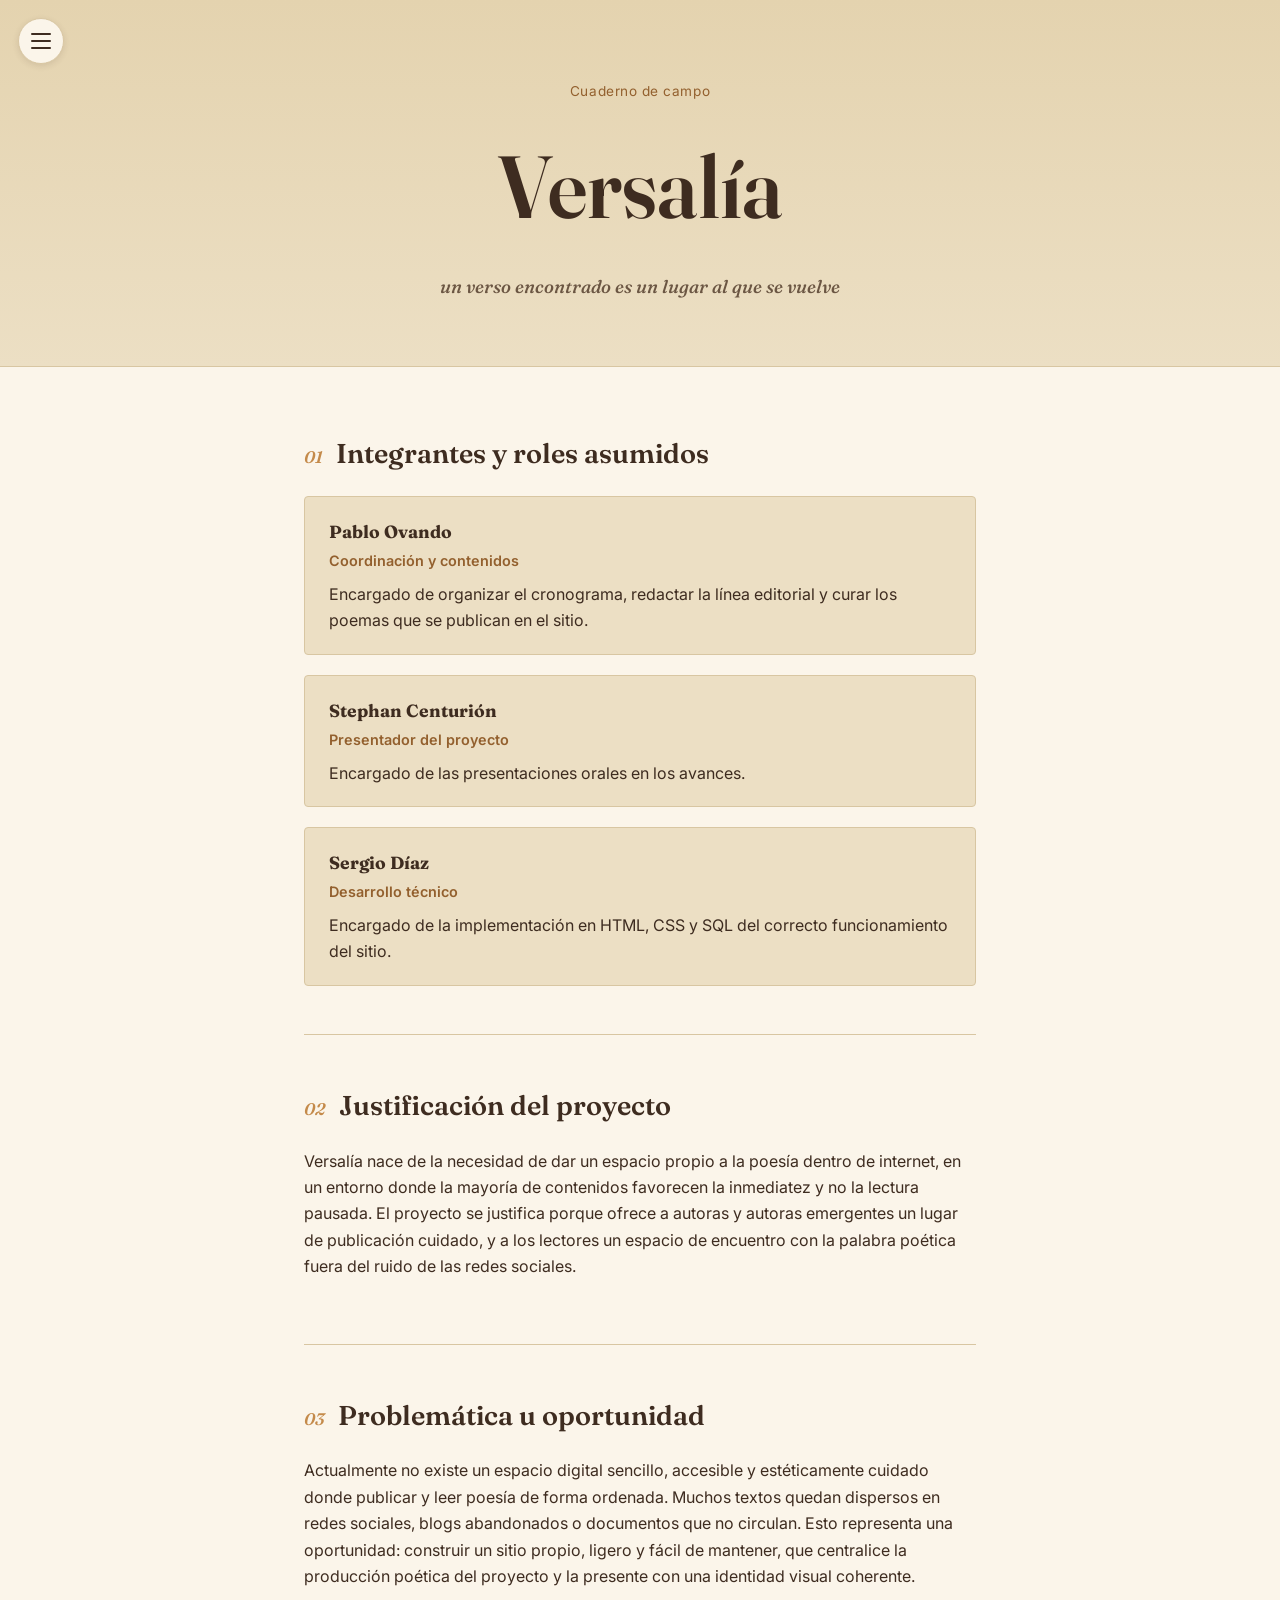
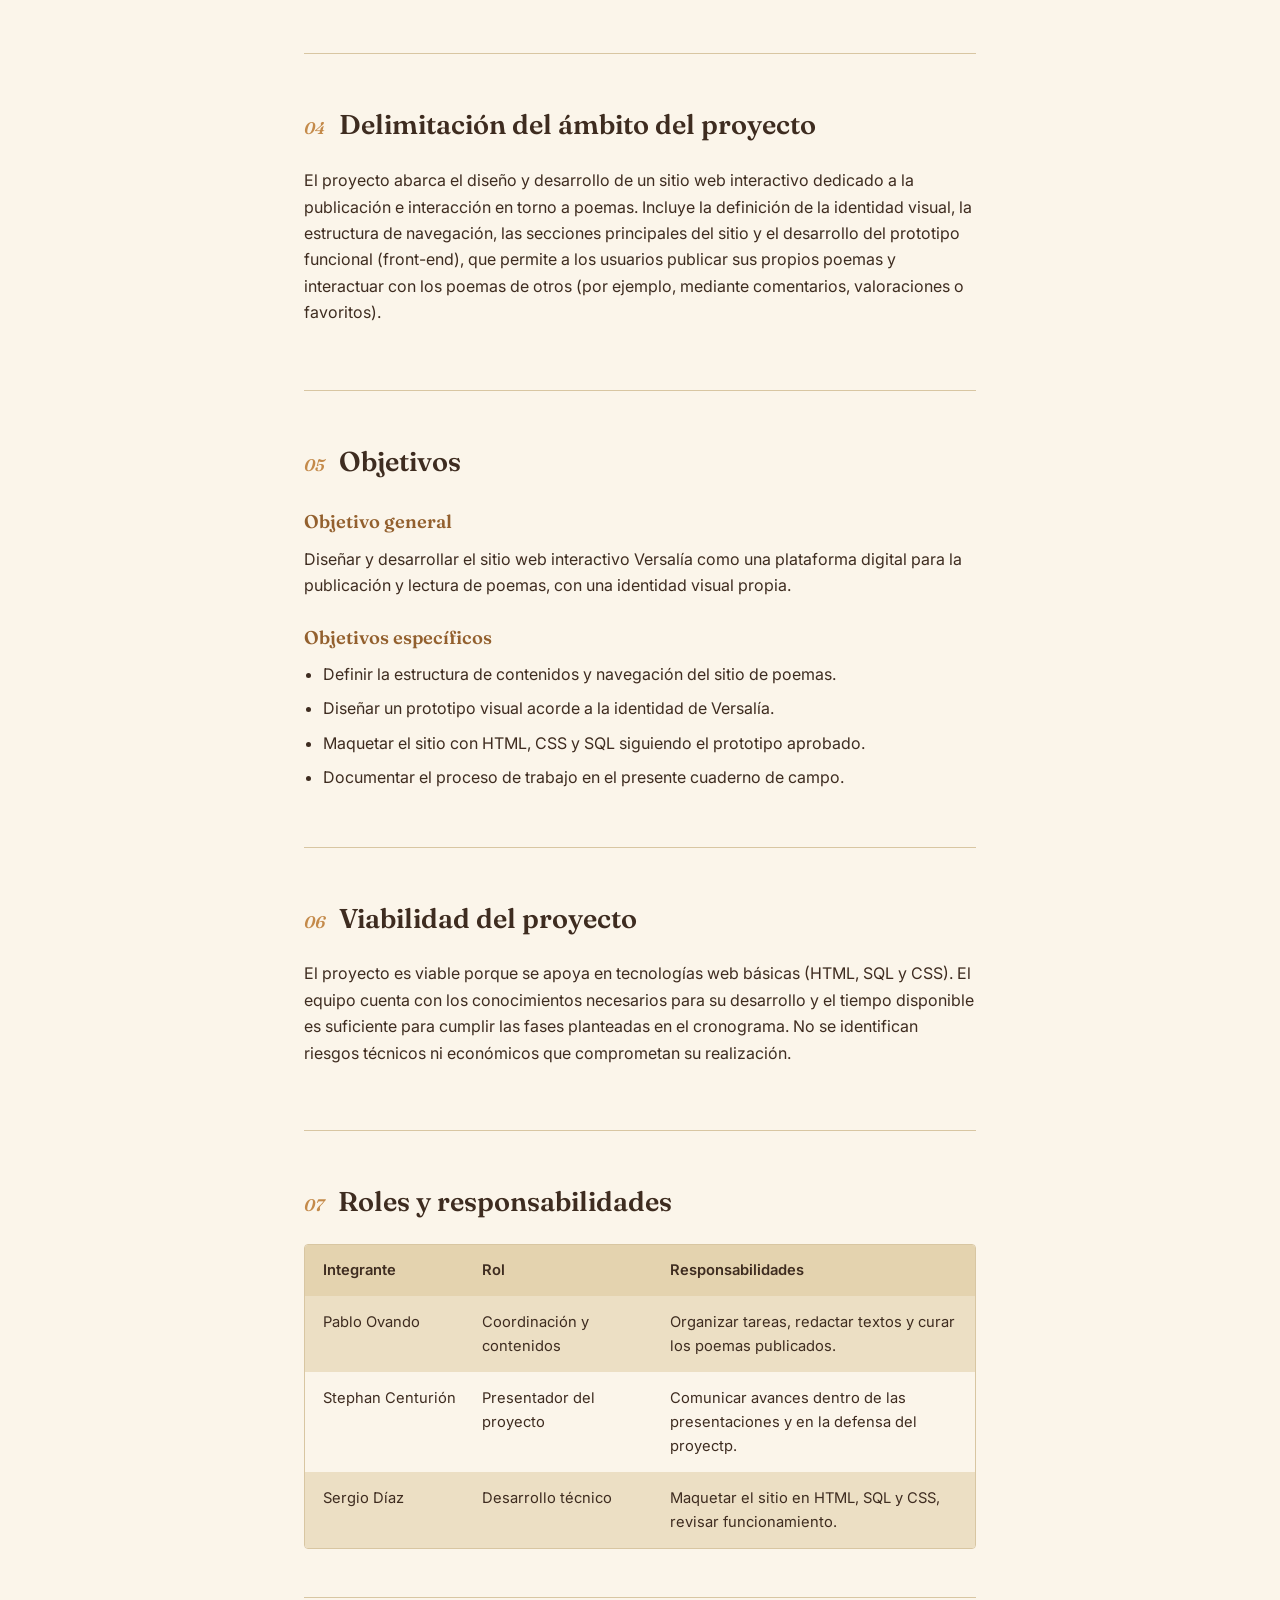
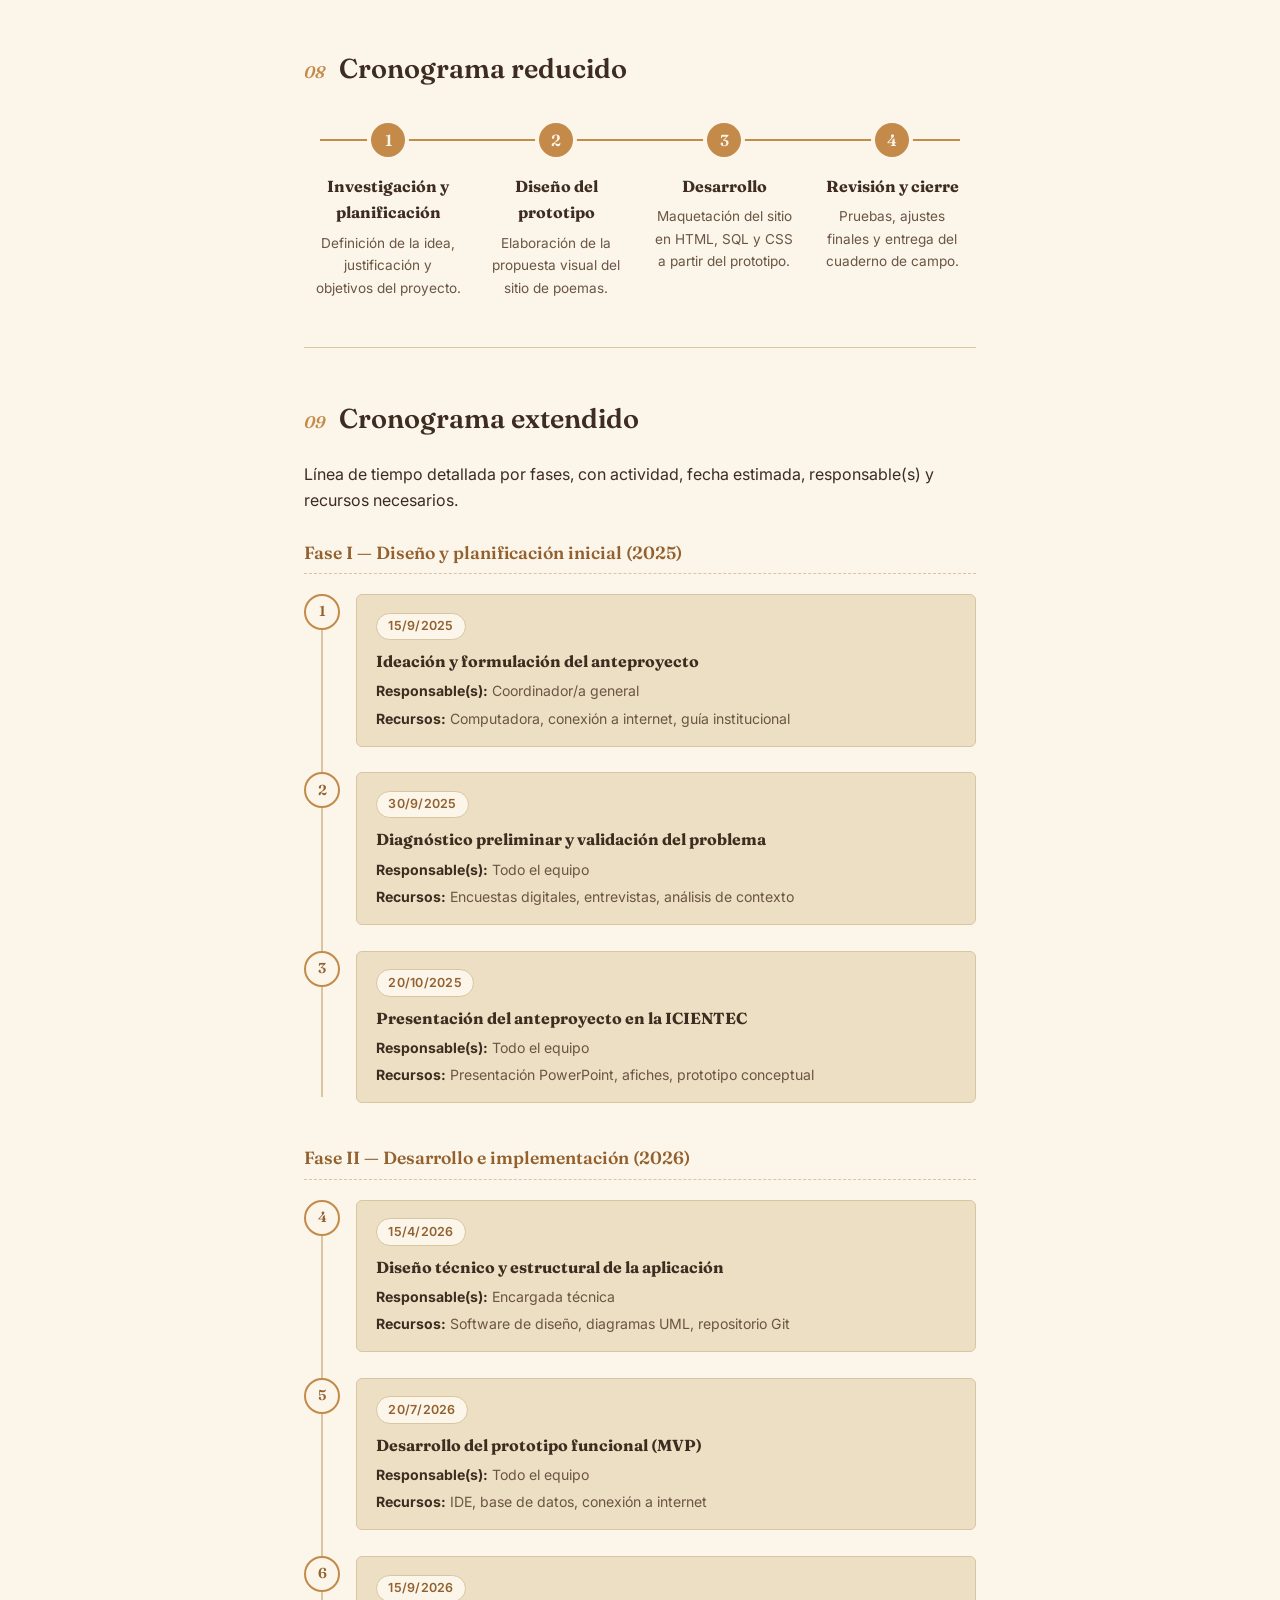
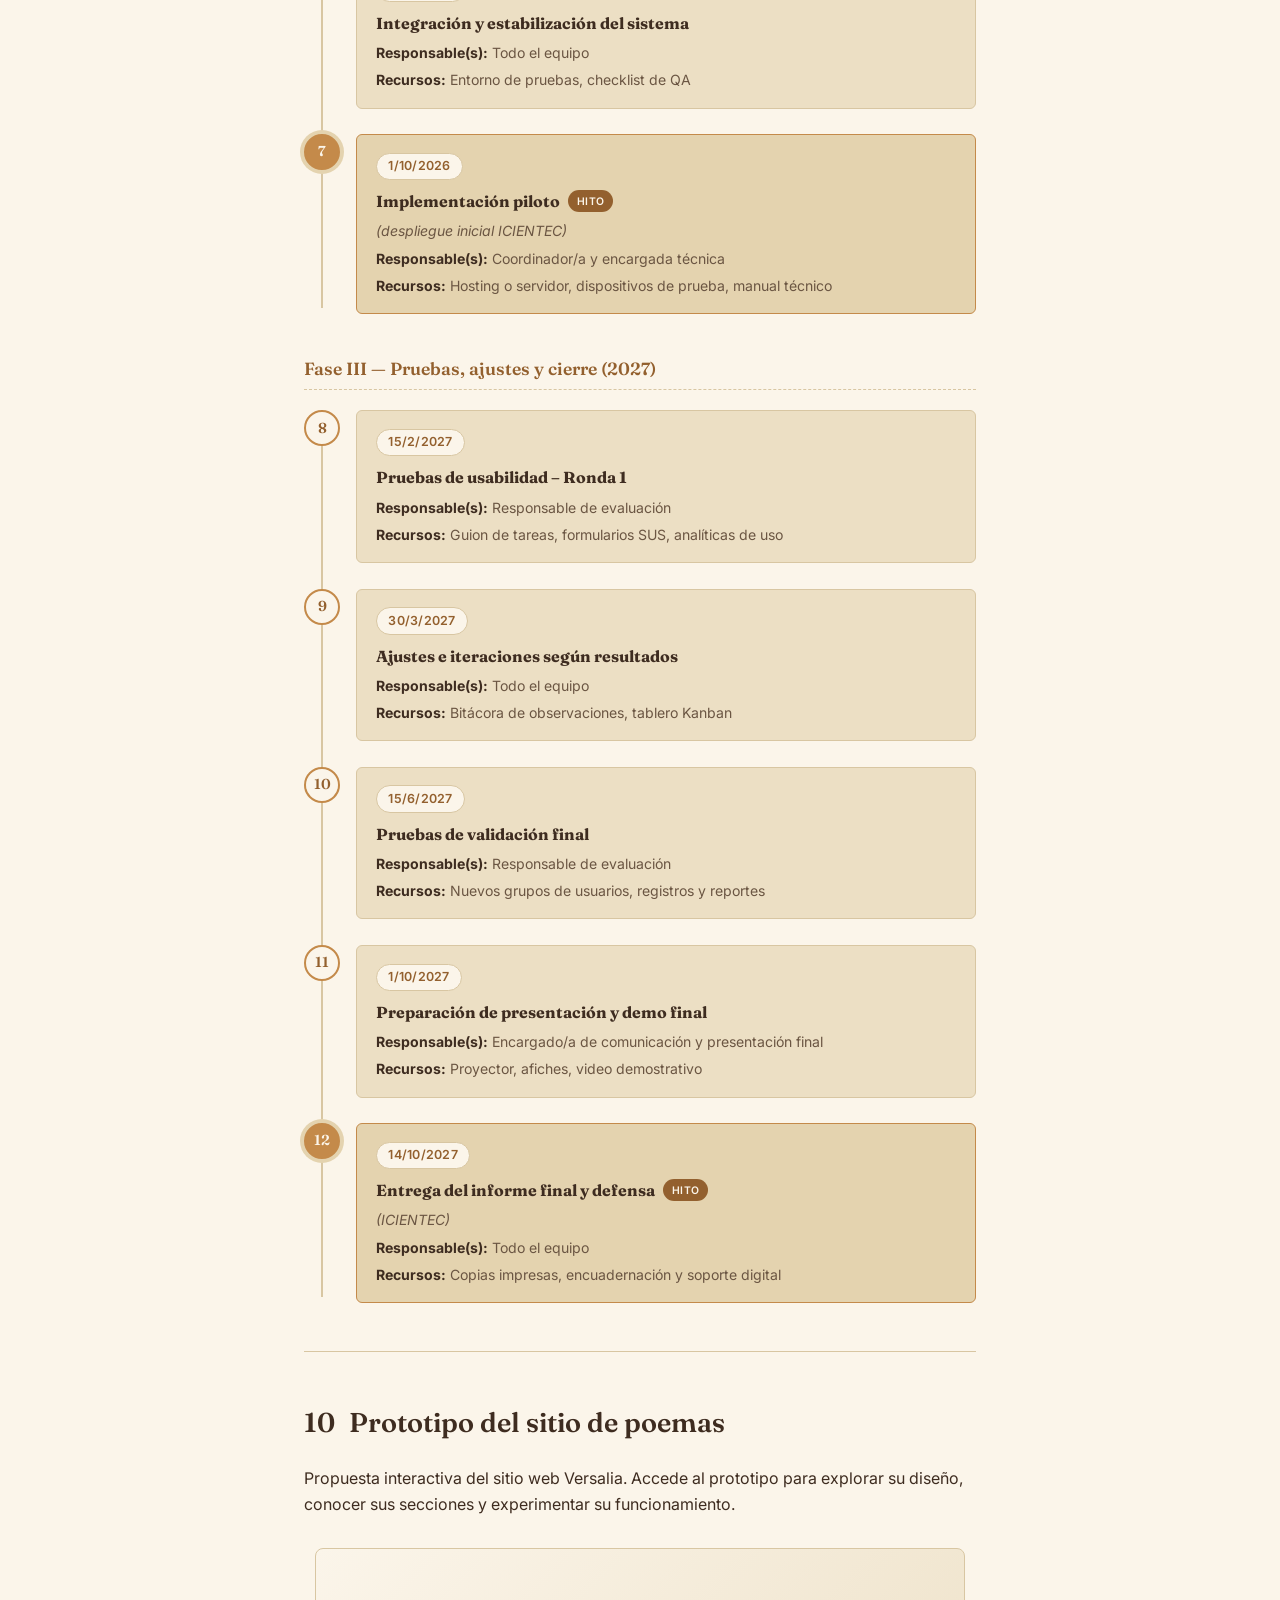
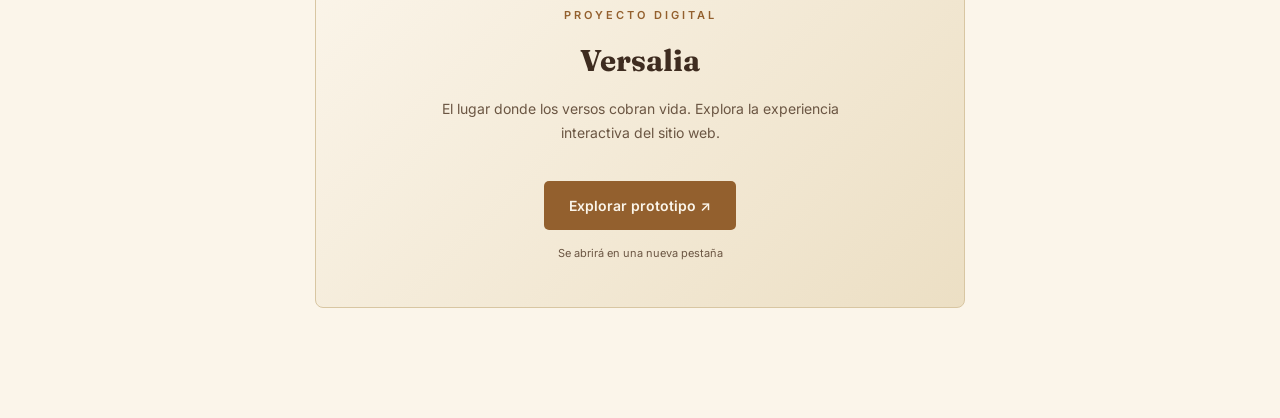
<file: index.html>
<!DOCTYPE html>
<html lang="es">
<head>
<meta charset="UTF-8">
<meta name="viewport" content="width=device-width, initial-scale=1.0">
<title>Versalía — Cuaderno de campo</title>
<link rel="preconnect" href="https://fonts.googleapis.com">
<link rel="preconnect" href="https://fonts.gstatic.com" crossorigin>
<link href="https://fonts.googleapis.com/css2?family=Fraunces:ital,opsz,wght@0,9..144,400;0,9..144,600;1,9..144,500&family=Inter:wght@400;500;600&display=swap" rel="stylesheet">
<link rel="stylesheet" href="styles.css">
</head>
<body>

<header class="portada">
  <div class="portada-marco">
    <p class="eyebrow">Cuaderno de campo</p>
    <h1 class="frase">Versalía</h1>
    <p class="subfrase">un verso encontrado es un lugar al que se vuelve</p>
  </div>
</header>

<input type="checkbox" id="menu-toggle" class="menu-toggle">
<label for="menu-toggle" class="boton-menu" aria-label="Abrir índice del cuaderno">
  <span></span>
  <span></span>
  <span></span>
</label>

<nav class="indice" aria-label="Índice del cuaderno">
  <p class="indice-titulo">Índice</p>
  <ol>
    <li><a href="#equipo">Equipo</a></li>
    <li><a href="#justificacion">Justificación</a></li>
    <li><a href="#problematica">Problemática y oportunidad</a></li>
    <li><a href="#ambito">Ámbito del proyecto</a></li>
    <li><a href="#objetivos">Objetivos</a></li>
    <li><a href="#viabilidad">Viabilidad</a></li>
    <li><a href="#roles">Roles y responsabilidades</a></li>
    <li><a href="#cronograma">Cronograma reducido</a></li>
    <li><a href="#cronograma-extendido">Cronograma extendido</a></li>
    <li><a href="#prototipo">Prototipo</a></li>
  </ol>
</nav>
<label for="menu-toggle" class="fondo-menu"></label>

<main>

  <section id="equipo" class="bloque">
    <h2><span class="num">01</span>Integrantes y roles asumidos</h2>
    <div class="equipo-lista">
      <article class="persona">
        <h3>Pablo Ovando</h3>
        <p class="rol">Coordinación y contenidos</p>
        <p>Encargado de organizar el cronograma, redactar la línea editorial y curar los poemas que se publican en el sitio.</p>
      </article>
      <article class="persona">
        <h3>Stephan Centurión</h3>
        <p class="rol">Presentador del proyecto</p>
        <p>Encargado de las presentaciones orales en los avances.</p>
      </article>
      <article class="persona">
        <h3>Sergio Díaz</h3>
        <p class="rol">Desarrollo técnico</p>
        <p>Encargado de la implementación en HTML, CSS y SQL del correcto funcionamiento del sitio.</p>
      </article>
    </div>
  </section>

  <section id="justificacion" class="bloque">
    <h2><span class="num">02</span>Justificación del proyecto</h2>
    <p>Versalía nace de la necesidad de dar un espacio propio a la poesía dentro de internet, en un entorno donde la mayoría de contenidos favorecen la inmediatez y no la lectura pausada. El proyecto se justifica porque ofrece a autoras y autoras emergentes un lugar de publicación cuidado, y a los lectores un espacio de encuentro con la palabra poética fuera del ruido de las redes sociales.</p>
  </section>

  <section id="problematica" class="bloque">
    <h2><span class="num">03</span>Problemática u oportunidad</h2>
    <p>Actualmente no existe un espacio digital sencillo, accesible y estéticamente cuidado donde publicar y leer poesía de forma ordenada. Muchos textos quedan dispersos en redes sociales, blogs abandonados o documentos que no circulan. Esto representa una oportunidad: construir un sitio propio, ligero y fácil de mantener, que centralice la producción poética del proyecto y la presente con una identidad visual coherente.</p>
  </section>

  <section id="ambito" class="bloque">
    <h2><span class="num">04</span>Delimitación del ámbito del proyecto</h2>
    <p>El proyecto abarca el diseño y desarrollo de un sitio web interactivo dedicado a la publicación e interacción en torno a poemas. Incluye la definición de la identidad visual, la estructura de navegación, las secciones principales del sitio y el desarrollo del prototipo funcional (front-end), que permite a los usuarios publicar sus propios poemas y interactuar con los poemas de otros (por ejemplo, mediante comentarios, valoraciones o favoritos).</p>
  </section>

  <section id="objetivos" class="bloque">
    <h2><span class="num">05</span>Objetivos</h2>
    <h3 class="subtitulo">Objetivo general</h3>
    <p>Diseñar y desarrollar el sitio web interactivo Versalía como una plataforma digital para la publicación y lectura de poemas, con una identidad visual propia.</p>
    <h3 class="subtitulo">Objetivos específicos</h3>
    <ul class="lista-objetivos">
      <li>Definir la estructura de contenidos y navegación del sitio de poemas.</li>
      <li>Diseñar un prototipo visual acorde a la identidad de Versalía.</li>
      <li>Maquetar el sitio con HTML, CSS y SQL siguiendo el prototipo aprobado.</li>
      <li>Documentar el proceso de trabajo en el presente cuaderno de campo.</li>
    </ul>
  </section>

  <section id="viabilidad" class="bloque">
    <h2><span class="num">06</span>Viabilidad del proyecto</h2>
    <p>El proyecto es viable porque se apoya en tecnologías web básicas (HTML, SQL y CSS). El equipo cuenta con los conocimientos necesarios para su desarrollo y el tiempo disponible es suficiente para cumplir las fases planteadas en el cronograma. No se identifican riesgos técnicos ni económicos que comprometan su realización.</p>
  </section>

  <section id="roles" class="bloque">
    <h2><span class="num">07</span>Roles y responsabilidades</h2>
    <div class="tabla-roles" role="table" aria-label="Roles y responsabilidades del equipo">
      <div class="fila encabezado" role="row">
        <span role="columnheader">Integrante</span>
        <span role="columnheader">Rol</span>
        <span role="columnheader">Responsabilidades</span>
      </div>
      <div class="fila" role="row">
        <span role="cell">Pablo Ovando</span>
        <span role="cell">Coordinación y contenidos</span>
        <span role="cell">Organizar tareas, redactar textos y curar los poemas publicados.</span>
      </div>
      <div class="fila" role="row">
        <span role="cell">Stephan Centurión</span>
        <span role="cell">Presentador del proyecto</span>
        <span role="cell">Comunicar avances dentro de las presentaciones y en la defensa del proyectp.</span>
      </div>
      <div class="fila" role="row">
        <span role="cell">Sergio Díaz</span>
        <span role="cell">Desarrollo técnico</span>
        <span role="cell">Maquetar el sitio en HTML, SQL y CSS, revisar funcionamiento.</span>
      </div>
    </div>
  </section>

  <section id="cronograma" class="bloque">
    <h2><span class="num">08</span>Cronograma reducido</h2>
    <ol class="linea-tiempo">
      <li>
        <span class="lt-punto">1</span>
        <div class="lt-contenido">
          <h3>Investigación y planificación</h3>
          <p>Definición de la idea, justificación y objetivos del proyecto.</p>
        </div>
      </li>
      <li>
        <span class="lt-punto">2</span>
        <div class="lt-contenido">
          <h3>Diseño del prototipo</h3>
          <p>Elaboración de la propuesta visual del sitio de poemas.</p>
        </div>
      </li>
      <li>
        <span class="lt-punto">3</span>
        <div class="lt-contenido">
          <h3>Desarrollo</h3>
          <p>Maquetación del sitio en HTML, SQL y CSS a partir del prototipo.</p>
        </div>
      </li>
      <li>
        <span class="lt-punto">4</span>
        <div class="lt-contenido">
          <h3>Revisión y cierre</h3>
          <p>Pruebas, ajustes finales y entrega del cuaderno de campo.</p>
        </div>
      </li>
    </ol>
  </section>

  <section id="cronograma-extendido" class="bloque">
    <h2><span class="num">09</span>Cronograma extendido</h2>
    <p>Línea de tiempo detallada por fases, con actividad, fecha estimada, responsable(s) y recursos necesarios.</p>

    <div class="cronograma-timeline">

      <h3 class="fase-titulo">Fase I — Diseño y planificación inicial (2025)</h3>
      <ol class="timeline-vert">
        <li class="timeline-item">
          <div class="ti-marcador"><span>1</span></div>
          <div class="ti-cuerpo">
            <span class="ti-fecha">15/9/2025</span>
            <h4>Ideación y formulación del anteproyecto</h4>
            <p><strong>Responsable(s):</strong> Coordinador/a general</p>
            <p><strong>Recursos:</strong> Computadora, conexión a internet, guía institucional</p>
          </div>
        </li>
        <li class="timeline-item">
          <div class="ti-marcador"><span>2</span></div>
          <div class="ti-cuerpo">
            <span class="ti-fecha">30/9/2025</span>
            <h4>Diagnóstico preliminar y validación del problema</h4>
            <p><strong>Responsable(s):</strong> Todo el equipo</p>
            <p><strong>Recursos:</strong> Encuestas digitales, entrevistas, análisis de contexto</p>
          </div>
        </li>
        <li class="timeline-item">
          <div class="ti-marcador"><span>3</span></div>
          <div class="ti-cuerpo">
            <span class="ti-fecha">20/10/2025</span>
            <h4>Presentación del anteproyecto en la ICIENTEC</h4>
            <p><strong>Responsable(s):</strong> Todo el equipo</p>
            <p><strong>Recursos:</strong> Presentación PowerPoint, afiches, prototipo conceptual</p>
          </div>
        </li>
      </ol>

      <h3 class="fase-titulo">Fase II — Desarrollo e implementación (2026)</h3>
      <ol class="timeline-vert">
        <li class="timeline-item">
          <div class="ti-marcador"><span>4</span></div>
          <div class="ti-cuerpo">
            <span class="ti-fecha">15/4/2026</span>
            <h4>Diseño técnico y estructural de la aplicación</h4>
            <p><strong>Responsable(s):</strong> Encargada técnica</p>
            <p><strong>Recursos:</strong> Software de diseño, diagramas UML, repositorio Git</p>
          </div>
        </li>
        <li class="timeline-item">
          <div class="ti-marcador"><span>5</span></div>
          <div class="ti-cuerpo">
            <span class="ti-fecha">20/7/2026</span>
            <h4>Desarrollo del prototipo funcional (MVP)</h4>
            <p><strong>Responsable(s):</strong> Todo el equipo</p>
            <p><strong>Recursos:</strong> IDE, base de datos, conexión a internet</p>
          </div>
        </li>
        <li class="timeline-item">
          <div class="ti-marcador"><span>6</span></div>
          <div class="ti-cuerpo">
            <span class="ti-fecha">15/9/2026</span>
            <h4>Integración y estabilización del sistema</h4>
            <p><strong>Responsable(s):</strong> Todo el equipo</p>
            <p><strong>Recursos:</strong> Entorno de pruebas, checklist de QA</p>
          </div>
        </li>
        <li class="timeline-item hito">
          <div class="ti-marcador"><span>7</span></div>
          <div class="ti-cuerpo">
            <span class="ti-fecha">1/10/2026</span>
            <h4>Implementación piloto <span class="ti-etiqueta-hito">Hito</span></h4>
            <p class="ti-sub">(despliegue inicial ICIENTEC)</p>
            <p><strong>Responsable(s):</strong> Coordinador/a y encargada técnica</p>
            <p><strong>Recursos:</strong> Hosting o servidor, dispositivos de prueba, manual técnico</p>
          </div>
        </li>
      </ol>

      <h3 class="fase-titulo">Fase III — Pruebas, ajustes y cierre (2027)</h3>
      <ol class="timeline-vert">
        <li class="timeline-item">
          <div class="ti-marcador"><span>8</span></div>
          <div class="ti-cuerpo">
            <span class="ti-fecha">15/2/2027</span>
            <h4>Pruebas de usabilidad – Ronda 1</h4>
            <p><strong>Responsable(s):</strong> Responsable de evaluación</p>
            <p><strong>Recursos:</strong> Guion de tareas, formularios SUS, analíticas de uso</p>
          </div>
        </li>
        <li class="timeline-item">
          <div class="ti-marcador"><span>9</span></div>
          <div class="ti-cuerpo">
            <span class="ti-fecha">30/3/2027</span>
            <h4>Ajustes e iteraciones según resultados</h4>
            <p><strong>Responsable(s):</strong> Todo el equipo</p>
            <p><strong>Recursos:</strong> Bitácora de observaciones, tablero Kanban</p>
          </div>
        </li>
        <li class="timeline-item">
          <div class="ti-marcador"><span>10</span></div>
          <div class="ti-cuerpo">
            <span class="ti-fecha">15/6/2027</span>
            <h4>Pruebas de validación final</h4>
            <p><strong>Responsable(s):</strong> Responsable de evaluación</p>
            <p><strong>Recursos:</strong> Nuevos grupos de usuarios, registros y reportes</p>
          </div>
        </li>
        <li class="timeline-item">
          <div class="ti-marcador"><span>11</span></div>
          <div class="ti-cuerpo">
            <span class="ti-fecha">1/10/2027</span>
            <h4>Preparación de presentación y demo final</h4>
            <p><strong>Responsable(s):</strong> Encargado/a de comunicación y presentación final</p>
            <p><strong>Recursos:</strong> Proyector, afiches, video demostrativo</p>
          </div>
        </li>
        <li class="timeline-item hito">
          <div class="ti-marcador"><span>12</span></div>
          <div class="ti-cuerpo">
            <span class="ti-fecha">14/10/2027</span>
            <h4>Entrega del informe final y defensa <span class="ti-etiqueta-hito">Hito</span></h4>
            <p class="ti-sub">(ICIENTEC)</p>
            <p><strong>Responsable(s):</strong> Todo el equipo</p>
            <p><strong>Recursos:</strong> Copias impresas, encuadernación y soporte digital</p>
          </div>
        </li>
      </ol>

    </div>
  </section>
<section id="prototipo" class="bloque">
    <h2><span class="ti-num">10</span>Prototipo del sitio de poemas</h2>
    <p>
        Propuesta interactiva del sitio web Versalia.
        Accede al prototipo para explorar su diseño,
        conocer sus secciones y experimentar su funcionamiento.
    </p>
    <a
        href="https://versaliapy.github.io/Versalia/"
        class="tarjeta-prototipo"
        target="_blank"
        rel="noopener noreferrer"
        aria-label="Acceder al prototipo de Versalia"
    >
        <div class="prototipo-icono">
        </div>
        <span class="prototipo-etiqueta">
            PROYECTO DIGITAL
        </span>
        <h3>Versalia</h3>
        <p>
            El lugar donde los versos cobran vida.
            Explora la experiencia interactiva del sitio web.
        </p>
        <span class="prototipo-boton">
            Explorar prototipo ↗
        </span>
        <span class="prototipo-indicacion">
            Se abrirá en una nueva pestaña
        </span>
    </a>

</section>

</body>
</html>
</file>
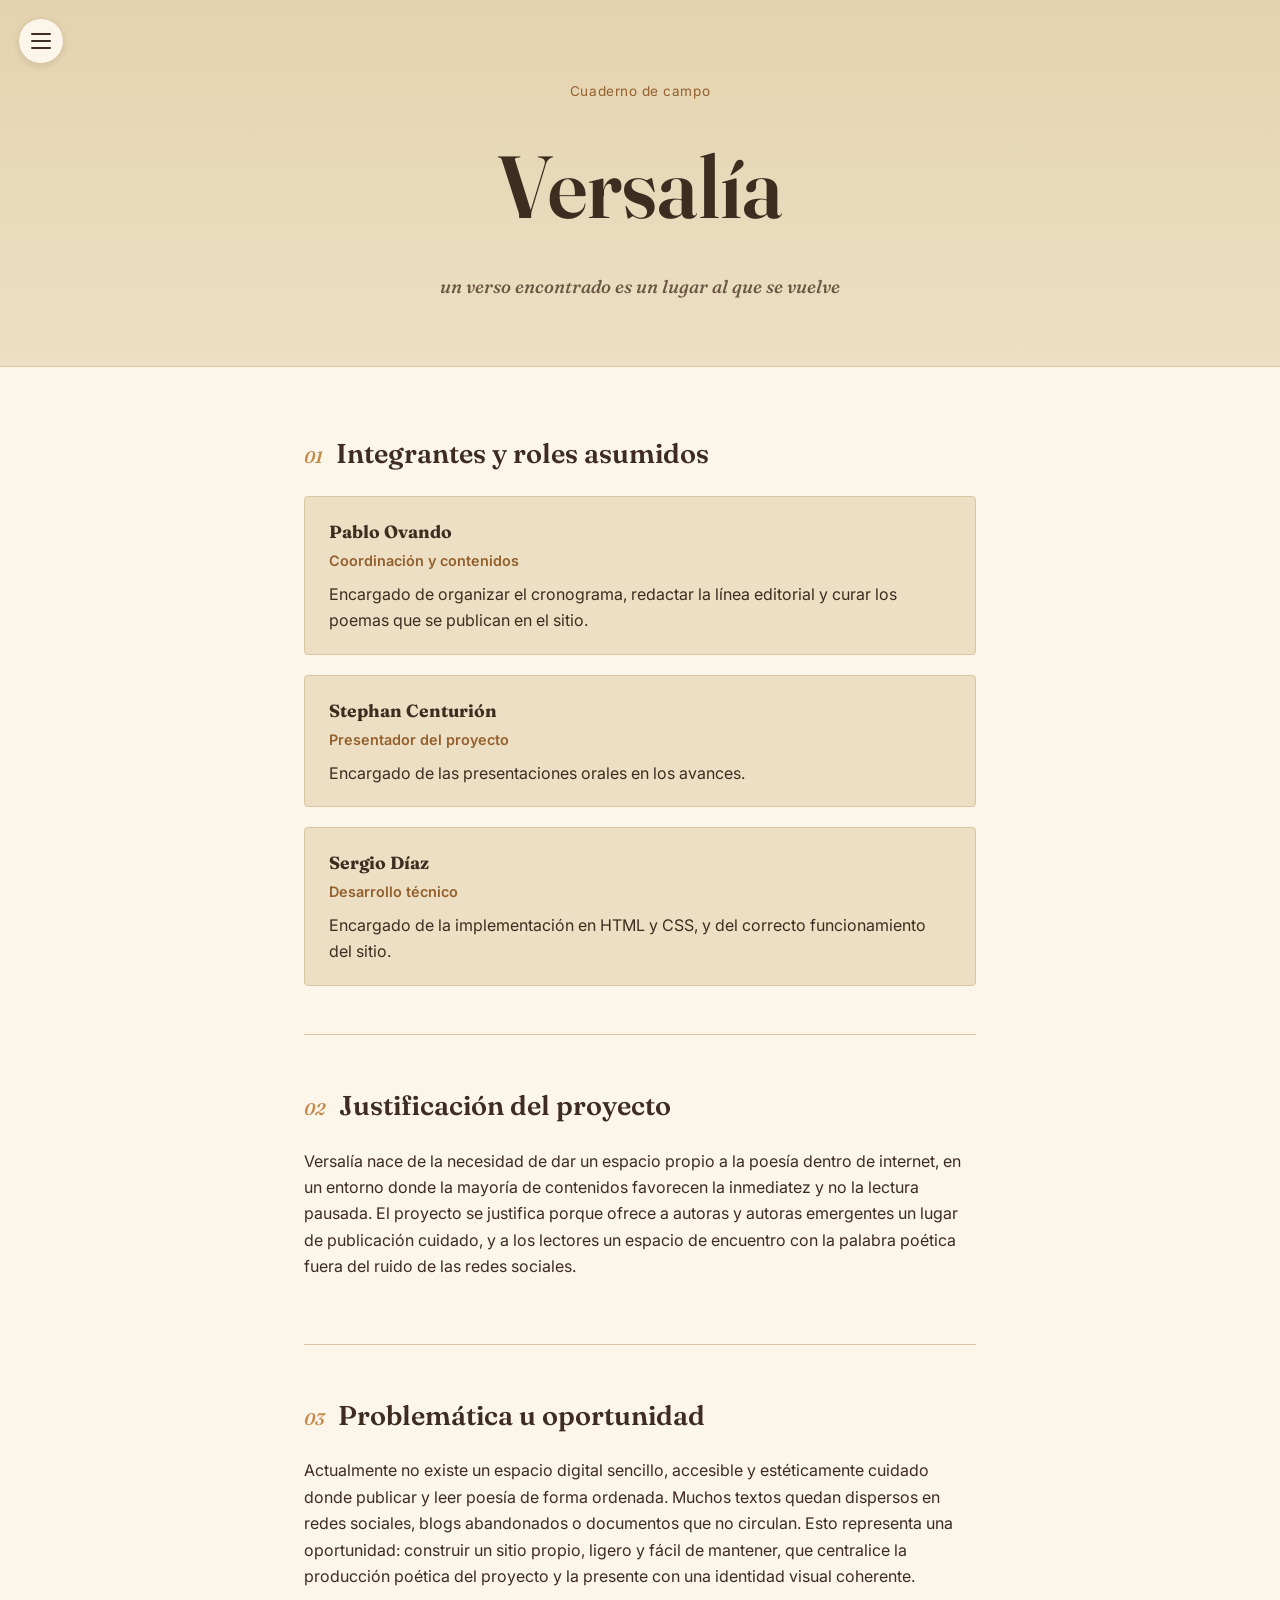
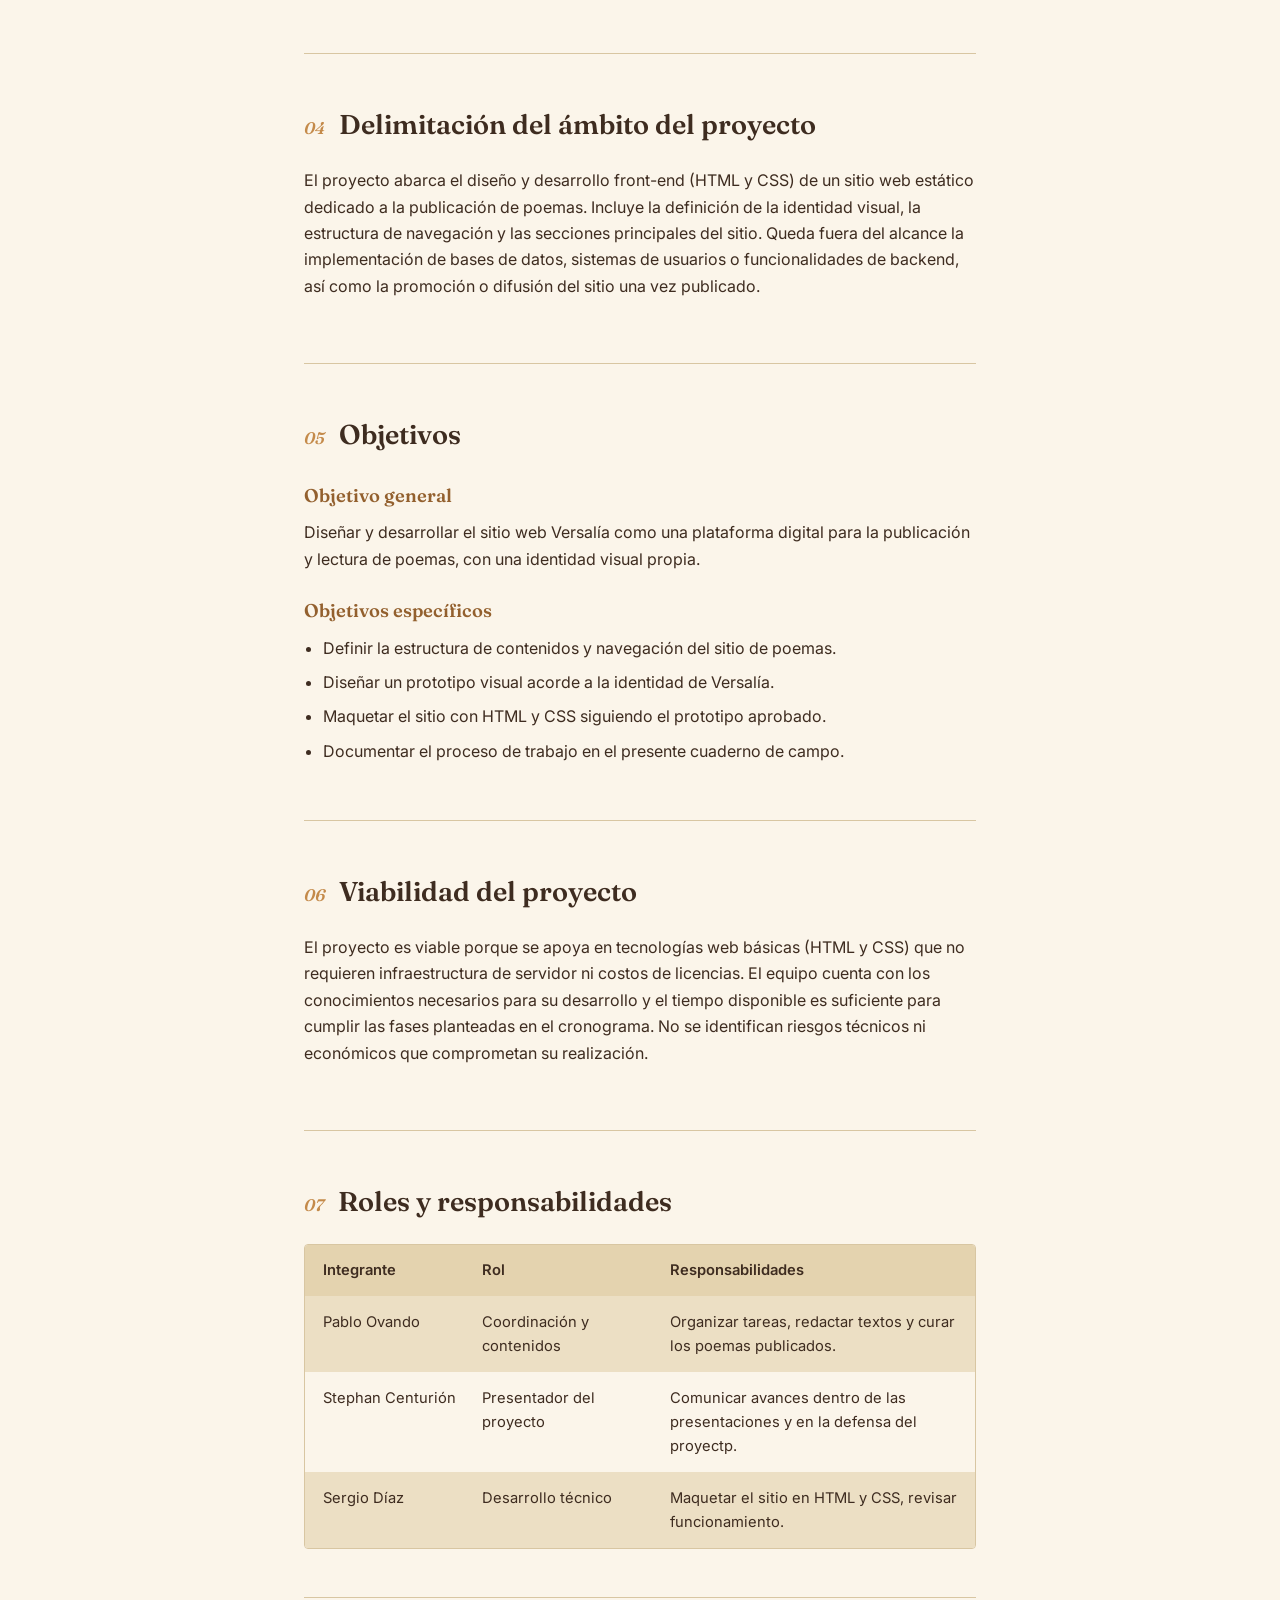
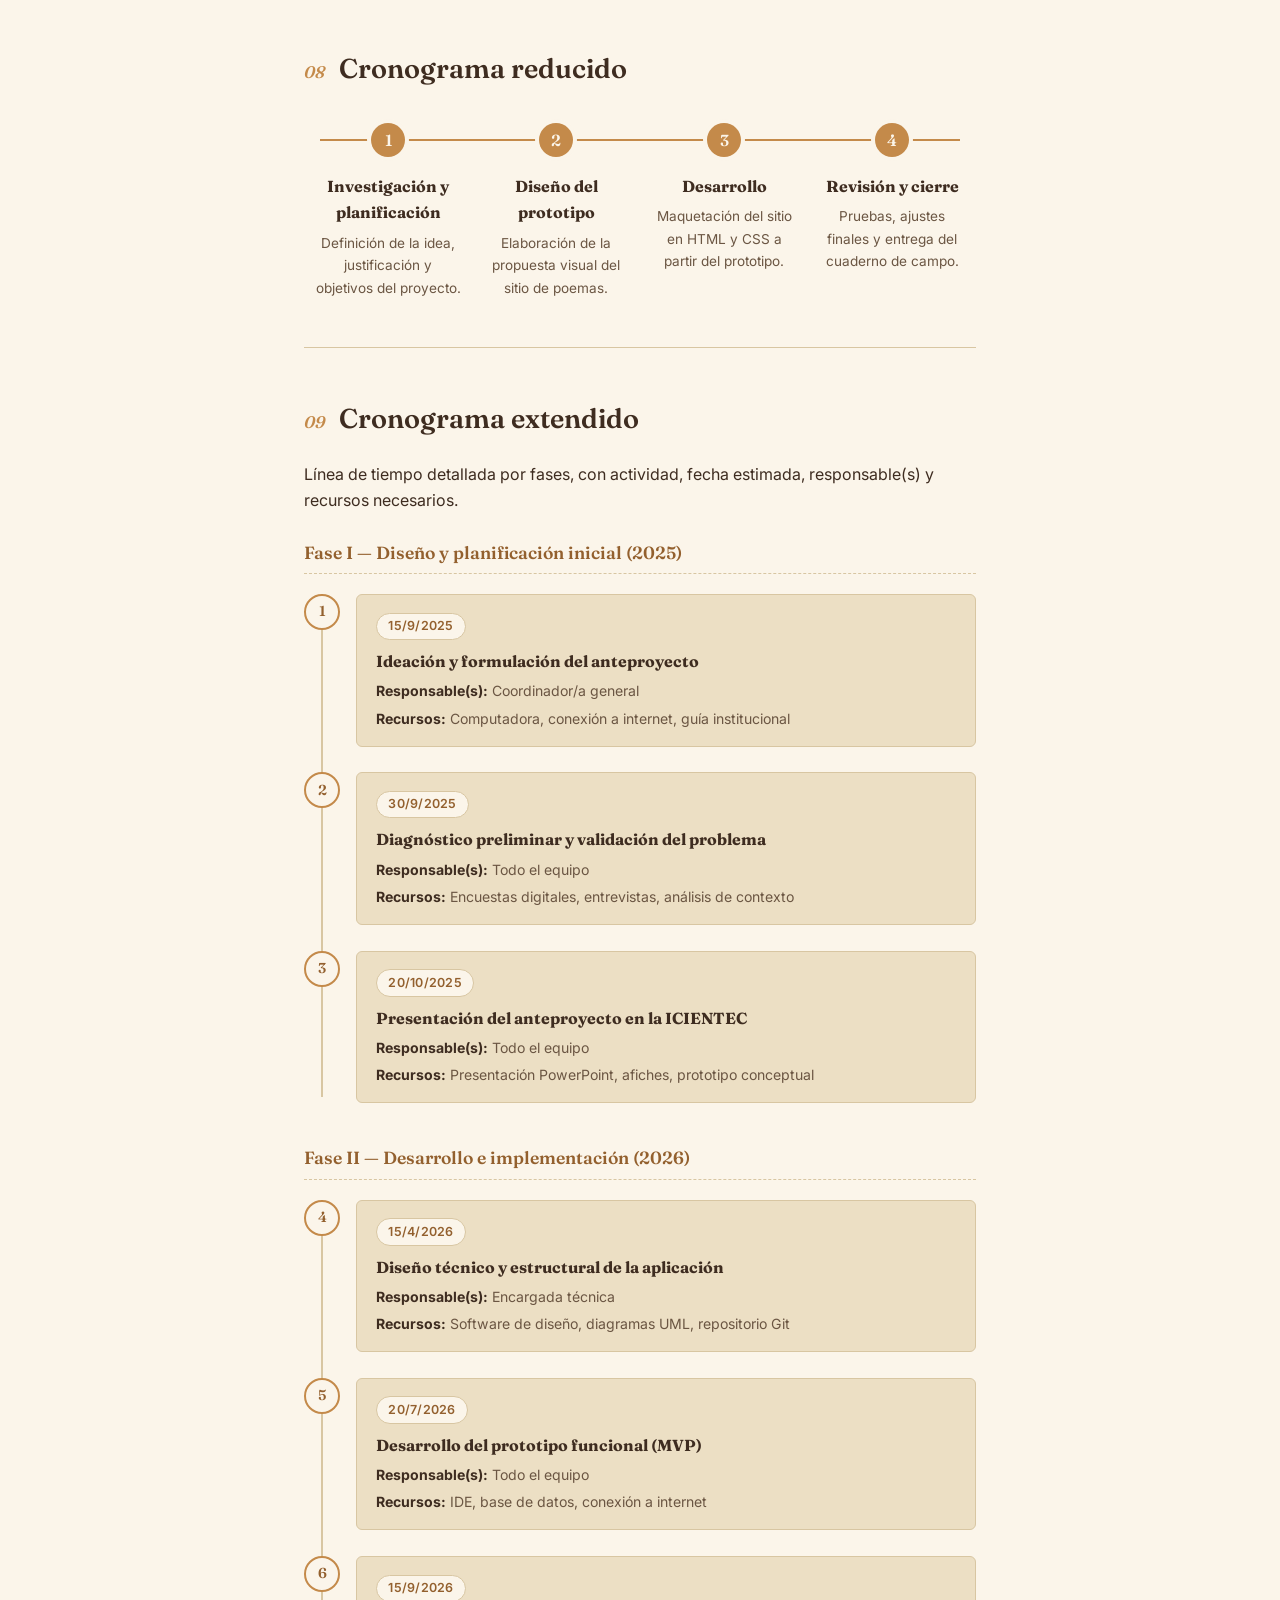
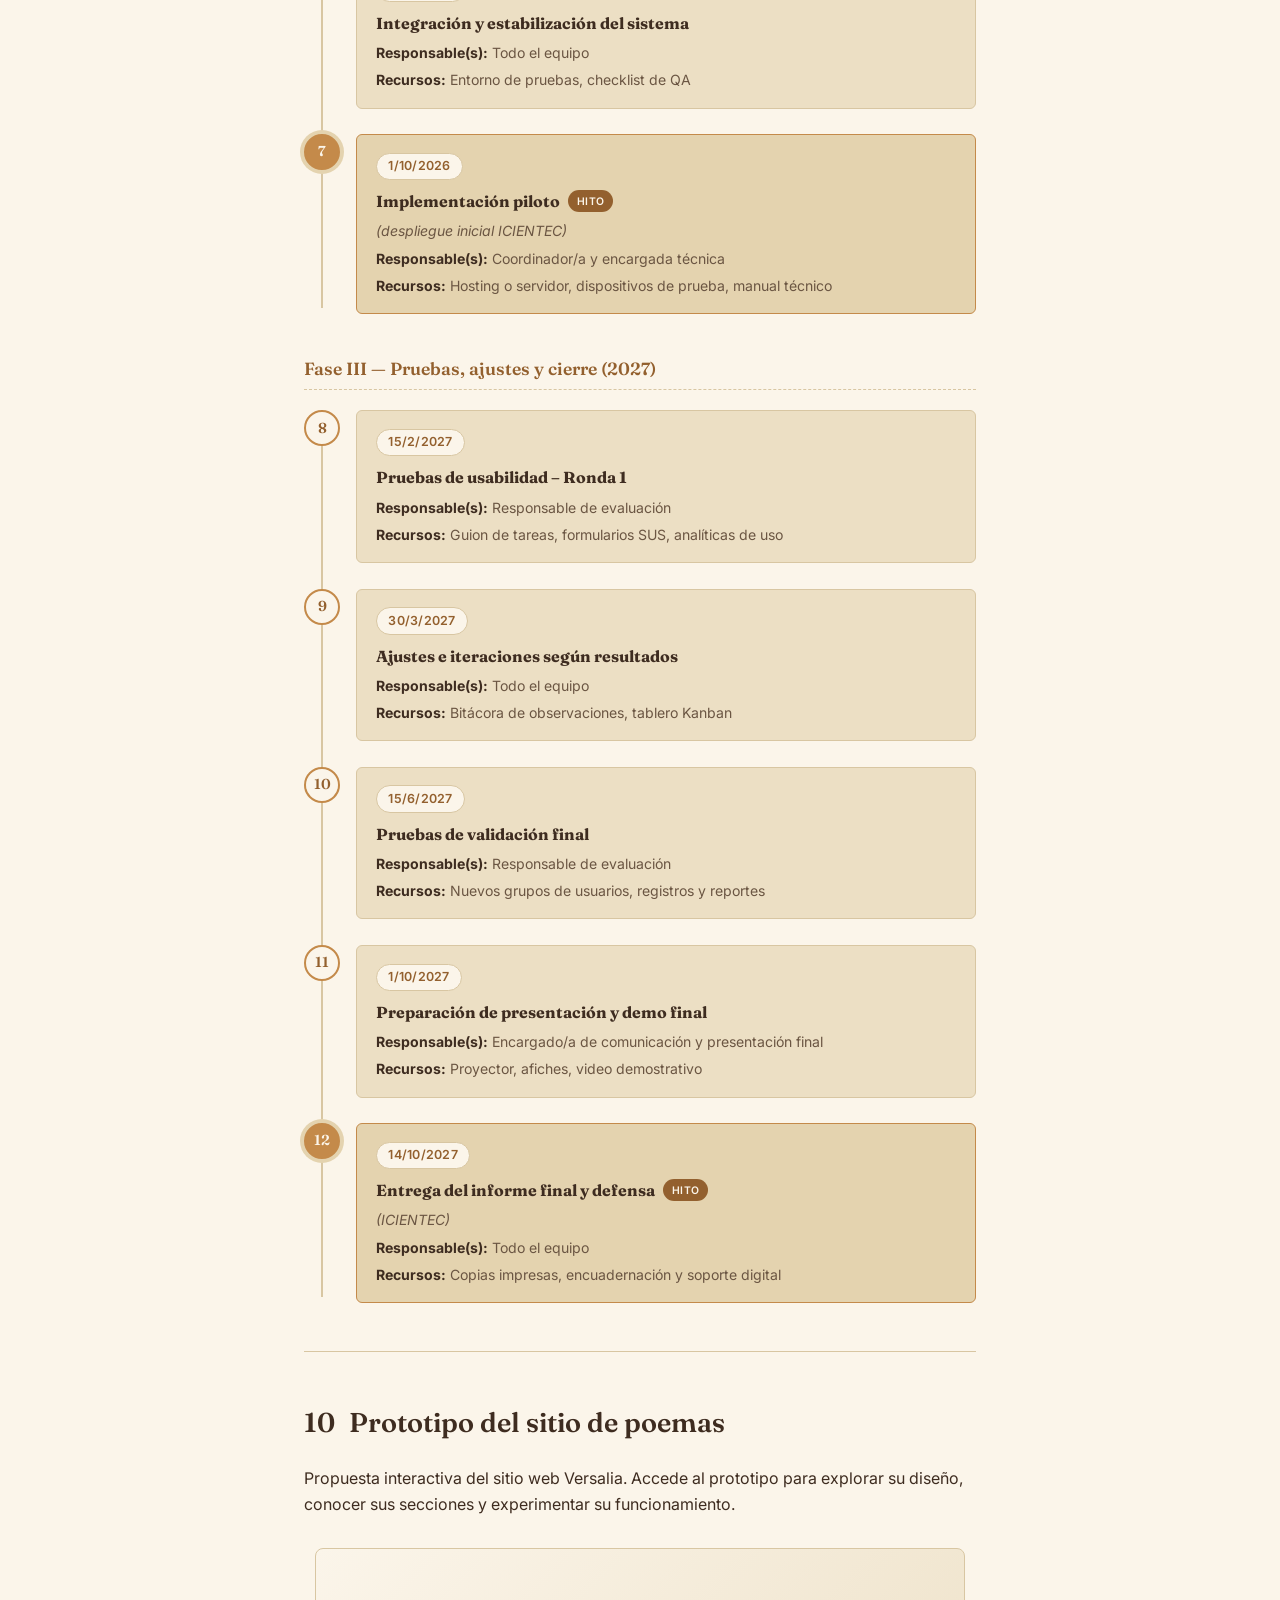
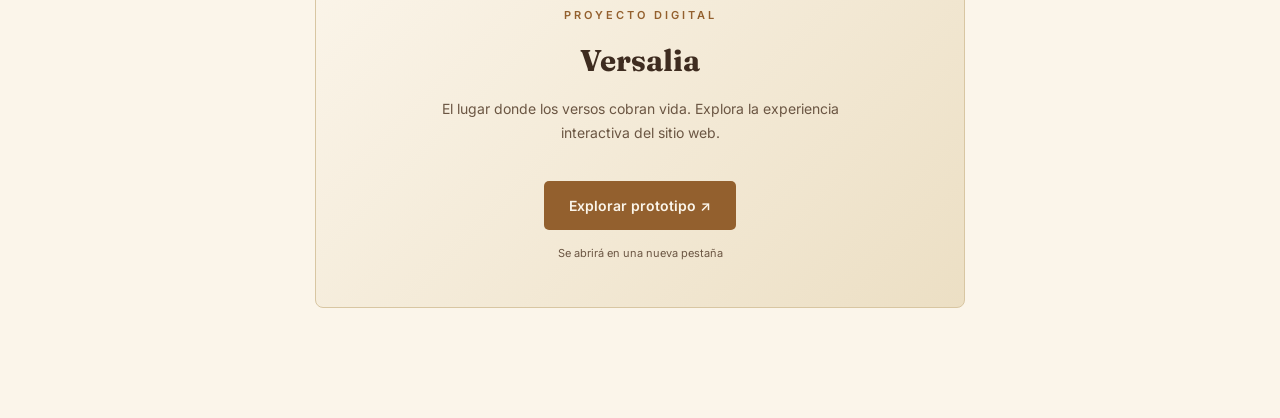
<file: index (4).html>
<!DOCTYPE html>
<html lang="es">
<head>
<meta charset="UTF-8">
<meta name="viewport" content="width=device-width, initial-scale=1.0">
<title>Versalía — Cuaderno de campo</title>
<link rel="preconnect" href="https://fonts.googleapis.com">
<link rel="preconnect" href="https://fonts.gstatic.com" crossorigin>
<link href="https://fonts.googleapis.com/css2?family=Fraunces:ital,opsz,wght@0,9..144,400;0,9..144,600;1,9..144,500&family=Inter:wght@400;500;600&display=swap" rel="stylesheet">
<link rel="stylesheet" href="styles.css">
</head>
<body>

<header class="portada">
  <div class="portada-marco">
    <p class="eyebrow">Cuaderno de campo</p>
    <h1 class="frase">Versalía</h1>
    <p class="subfrase">un verso encontrado es un lugar al que se vuelve</p>
  </div>
</header>

<input type="checkbox" id="menu-toggle" class="menu-toggle">
<label for="menu-toggle" class="boton-menu" aria-label="Abrir índice del cuaderno">
  <span></span>
  <span></span>
  <span></span>
</label>

<nav class="indice" aria-label="Índice del cuaderno">
  <p class="indice-titulo">Índice</p>
  <ol>
    <li><a href="#equipo">Equipo</a></li>
    <li><a href="#justificacion">Justificación</a></li>
    <li><a href="#problematica">Problemática y oportunidad</a></li>
    <li><a href="#ambito">Ámbito del proyecto</a></li>
    <li><a href="#objetivos">Objetivos</a></li>
    <li><a href="#viabilidad">Viabilidad</a></li>
    <li><a href="#roles">Roles y responsabilidades</a></li>
    <li><a href="#cronograma">Cronograma reducido</a></li>
    <li><a href="#cronograma-extendido">Cronograma extendido</a></li>
    <li><a href="#prototipo">Prototipo</a></li>
  </ol>
</nav>
<label for="menu-toggle" class="fondo-menu"></label>

<main>

  <section id="equipo" class="bloque">
    <h2><span class="num">01</span>Integrantes y roles asumidos</h2>
    <div class="equipo-lista">
      <article class="persona">
        <h3>Pablo Ovando</h3>
        <p class="rol">Coordinación y contenidos</p>
        <p>Encargado de organizar el cronograma, redactar la línea editorial y curar los poemas que se publican en el sitio.</p>
      </article>
      <article class="persona">
        <h3>Stephan Centurión</h3>
        <p class="rol">Presentador del proyecto</p>
        <p>Encargado de las presentaciones orales en los avances.</p>
      </article>
      <article class="persona">
        <h3>Sergio Díaz</h3>
        <p class="rol">Desarrollo técnico</p>
        <p>Encargado de la implementación en HTML y CSS, y del correcto funcionamiento del sitio.</p>
      </article>
    </div>
  </section>

  <section id="justificacion" class="bloque">
    <h2><span class="num">02</span>Justificación del proyecto</h2>
    <p>Versalía nace de la necesidad de dar un espacio propio a la poesía dentro de internet, en un entorno donde la mayoría de contenidos favorecen la inmediatez y no la lectura pausada. El proyecto se justifica porque ofrece a autoras y autoras emergentes un lugar de publicación cuidado, y a los lectores un espacio de encuentro con la palabra poética fuera del ruido de las redes sociales.</p>
  </section>

  <section id="problematica" class="bloque">
    <h2><span class="num">03</span>Problemática u oportunidad</h2>
    <p>Actualmente no existe un espacio digital sencillo, accesible y estéticamente cuidado donde publicar y leer poesía de forma ordenada. Muchos textos quedan dispersos en redes sociales, blogs abandonados o documentos que no circulan. Esto representa una oportunidad: construir un sitio propio, ligero y fácil de mantener, que centralice la producción poética del proyecto y la presente con una identidad visual coherente.</p>
  </section>

  <section id="ambito" class="bloque">
    <h2><span class="num">04</span>Delimitación del ámbito del proyecto</h2>
    <p>El proyecto abarca el diseño y desarrollo front-end (HTML y CSS) de un sitio web estático dedicado a la publicación de poemas. Incluye la definición de la identidad visual, la estructura de navegación y las secciones principales del sitio. Queda fuera del alcance la implementación de bases de datos, sistemas de usuarios o funcionalidades de backend, así como la promoción o difusión del sitio una vez publicado.</p>
  </section>

  <section id="objetivos" class="bloque">
    <h2><span class="num">05</span>Objetivos</h2>
    <h3 class="subtitulo">Objetivo general</h3>
    <p>Diseñar y desarrollar el sitio web Versalía como una plataforma digital para la publicación y lectura de poemas, con una identidad visual propia.</p>
    <h3 class="subtitulo">Objetivos específicos</h3>
    <ul class="lista-objetivos">
      <li>Definir la estructura de contenidos y navegación del sitio de poemas.</li>
      <li>Diseñar un prototipo visual acorde a la identidad de Versalía.</li>
      <li>Maquetar el sitio con HTML y CSS siguiendo el prototipo aprobado.</li>
      <li>Documentar el proceso de trabajo en el presente cuaderno de campo.</li>
    </ul>
  </section>

  <section id="viabilidad" class="bloque">
    <h2><span class="num">06</span>Viabilidad del proyecto</h2>
    <p>El proyecto es viable porque se apoya en tecnologías web básicas (HTML y CSS) que no requieren infraestructura de servidor ni costos de licencias. El equipo cuenta con los conocimientos necesarios para su desarrollo y el tiempo disponible es suficiente para cumplir las fases planteadas en el cronograma. No se identifican riesgos técnicos ni económicos que comprometan su realización.</p>
  </section>

  <section id="roles" class="bloque">
    <h2><span class="num">07</span>Roles y responsabilidades</h2>
    <div class="tabla-roles" role="table" aria-label="Roles y responsabilidades del equipo">
      <div class="fila encabezado" role="row">
        <span role="columnheader">Integrante</span>
        <span role="columnheader">Rol</span>
        <span role="columnheader">Responsabilidades</span>
      </div>
      <div class="fila" role="row">
        <span role="cell">Pablo Ovando</span>
        <span role="cell">Coordinación y contenidos</span>
        <span role="cell">Organizar tareas, redactar textos y curar los poemas publicados.</span>
      </div>
      <div class="fila" role="row">
        <span role="cell">Stephan Centurión</span>
        <span role="cell">Presentador del proyecto</span>
        <span role="cell">Comunicar avances dentro de las presentaciones y en la defensa del proyectp.</span>
      </div>
      <div class="fila" role="row">
        <span role="cell">Sergio Díaz</span>
        <span role="cell">Desarrollo técnico</span>
        <span role="cell">Maquetar el sitio en HTML y CSS, revisar funcionamiento.</span>
      </div>
    </div>
  </section>

  <section id="cronograma" class="bloque">
    <h2><span class="num">08</span>Cronograma reducido</h2>
    <ol class="linea-tiempo">
      <li>
        <span class="lt-punto">1</span>
        <div class="lt-contenido">
          <h3>Investigación y planificación</h3>
          <p>Definición de la idea, justificación y objetivos del proyecto.</p>
        </div>
      </li>
      <li>
        <span class="lt-punto">2</span>
        <div class="lt-contenido">
          <h3>Diseño del prototipo</h3>
          <p>Elaboración de la propuesta visual del sitio de poemas.</p>
        </div>
      </li>
      <li>
        <span class="lt-punto">3</span>
        <div class="lt-contenido">
          <h3>Desarrollo</h3>
          <p>Maquetación del sitio en HTML y CSS a partir del prototipo.</p>
        </div>
      </li>
      <li>
        <span class="lt-punto">4</span>
        <div class="lt-contenido">
          <h3>Revisión y cierre</h3>
          <p>Pruebas, ajustes finales y entrega del cuaderno de campo.</p>
        </div>
      </li>
    </ol>
  </section>

  <section id="cronograma-extendido" class="bloque">
    <h2><span class="num">09</span>Cronograma extendido</h2>
    <p>Línea de tiempo detallada por fases, con actividad, fecha estimada, responsable(s) y recursos necesarios.</p>

    <div class="cronograma-timeline">

      <h3 class="fase-titulo">Fase I — Diseño y planificación inicial (2025)</h3>
      <ol class="timeline-vert">
        <li class="timeline-item">
          <div class="ti-marcador"><span>1</span></div>
          <div class="ti-cuerpo">
            <span class="ti-fecha">15/9/2025</span>
            <h4>Ideación y formulación del anteproyecto</h4>
            <p><strong>Responsable(s):</strong> Coordinador/a general</p>
            <p><strong>Recursos:</strong> Computadora, conexión a internet, guía institucional</p>
          </div>
        </li>
        <li class="timeline-item">
          <div class="ti-marcador"><span>2</span></div>
          <div class="ti-cuerpo">
            <span class="ti-fecha">30/9/2025</span>
            <h4>Diagnóstico preliminar y validación del problema</h4>
            <p><strong>Responsable(s):</strong> Todo el equipo</p>
            <p><strong>Recursos:</strong> Encuestas digitales, entrevistas, análisis de contexto</p>
          </div>
        </li>
        <li class="timeline-item">
          <div class="ti-marcador"><span>3</span></div>
          <div class="ti-cuerpo">
            <span class="ti-fecha">20/10/2025</span>
            <h4>Presentación del anteproyecto en la ICIENTEC</h4>
            <p><strong>Responsable(s):</strong> Todo el equipo</p>
            <p><strong>Recursos:</strong> Presentación PowerPoint, afiches, prototipo conceptual</p>
          </div>
        </li>
      </ol>

      <h3 class="fase-titulo">Fase II — Desarrollo e implementación (2026)</h3>
      <ol class="timeline-vert">
        <li class="timeline-item">
          <div class="ti-marcador"><span>4</span></div>
          <div class="ti-cuerpo">
            <span class="ti-fecha">15/4/2026</span>
            <h4>Diseño técnico y estructural de la aplicación</h4>
            <p><strong>Responsable(s):</strong> Encargada técnica</p>
            <p><strong>Recursos:</strong> Software de diseño, diagramas UML, repositorio Git</p>
          </div>
        </li>
        <li class="timeline-item">
          <div class="ti-marcador"><span>5</span></div>
          <div class="ti-cuerpo">
            <span class="ti-fecha">20/7/2026</span>
            <h4>Desarrollo del prototipo funcional (MVP)</h4>
            <p><strong>Responsable(s):</strong> Todo el equipo</p>
            <p><strong>Recursos:</strong> IDE, base de datos, conexión a internet</p>
          </div>
        </li>
        <li class="timeline-item">
          <div class="ti-marcador"><span>6</span></div>
          <div class="ti-cuerpo">
            <span class="ti-fecha">15/9/2026</span>
            <h4>Integración y estabilización del sistema</h4>
            <p><strong>Responsable(s):</strong> Todo el equipo</p>
            <p><strong>Recursos:</strong> Entorno de pruebas, checklist de QA</p>
          </div>
        </li>
        <li class="timeline-item hito">
          <div class="ti-marcador"><span>7</span></div>
          <div class="ti-cuerpo">
            <span class="ti-fecha">1/10/2026</span>
            <h4>Implementación piloto <span class="ti-etiqueta-hito">Hito</span></h4>
            <p class="ti-sub">(despliegue inicial ICIENTEC)</p>
            <p><strong>Responsable(s):</strong> Coordinador/a y encargada técnica</p>
            <p><strong>Recursos:</strong> Hosting o servidor, dispositivos de prueba, manual técnico</p>
          </div>
        </li>
      </ol>

      <h3 class="fase-titulo">Fase III — Pruebas, ajustes y cierre (2027)</h3>
      <ol class="timeline-vert">
        <li class="timeline-item">
          <div class="ti-marcador"><span>8</span></div>
          <div class="ti-cuerpo">
            <span class="ti-fecha">15/2/2027</span>
            <h4>Pruebas de usabilidad – Ronda 1</h4>
            <p><strong>Responsable(s):</strong> Responsable de evaluación</p>
            <p><strong>Recursos:</strong> Guion de tareas, formularios SUS, analíticas de uso</p>
          </div>
        </li>
        <li class="timeline-item">
          <div class="ti-marcador"><span>9</span></div>
          <div class="ti-cuerpo">
            <span class="ti-fecha">30/3/2027</span>
            <h4>Ajustes e iteraciones según resultados</h4>
            <p><strong>Responsable(s):</strong> Todo el equipo</p>
            <p><strong>Recursos:</strong> Bitácora de observaciones, tablero Kanban</p>
          </div>
        </li>
        <li class="timeline-item">
          <div class="ti-marcador"><span>10</span></div>
          <div class="ti-cuerpo">
            <span class="ti-fecha">15/6/2027</span>
            <h4>Pruebas de validación final</h4>
            <p><strong>Responsable(s):</strong> Responsable de evaluación</p>
            <p><strong>Recursos:</strong> Nuevos grupos de usuarios, registros y reportes</p>
          </div>
        </li>
        <li class="timeline-item">
          <div class="ti-marcador"><span>11</span></div>
          <div class="ti-cuerpo">
            <span class="ti-fecha">1/10/2027</span>
            <h4>Preparación de presentación y demo final</h4>
            <p><strong>Responsable(s):</strong> Encargado/a de comunicación y presentación final</p>
            <p><strong>Recursos:</strong> Proyector, afiches, video demostrativo</p>
          </div>
        </li>
        <li class="timeline-item hito">
          <div class="ti-marcador"><span>12</span></div>
          <div class="ti-cuerpo">
            <span class="ti-fecha">14/10/2027</span>
            <h4>Entrega del informe final y defensa <span class="ti-etiqueta-hito">Hito</span></h4>
            <p class="ti-sub">(ICIENTEC)</p>
            <p><strong>Responsable(s):</strong> Todo el equipo</p>
            <p><strong>Recursos:</strong> Copias impresas, encuadernación y soporte digital</p>
          </div>
        </li>
      </ol>

    </div>
  </section>
<section id="prototipo" class="bloque">
    <h2><span class="ti-num">10</span>Prototipo del sitio de poemas</h2>
    <p>
        Propuesta interactiva del sitio web Versalia.
        Accede al prototipo para explorar su diseño,
        conocer sus secciones y experimentar su funcionamiento.
    </p>
    <a
        href="https://versaliapy.github.io/Versalia/"
        class="tarjeta-prototipo"
        target="_blank"
        rel="noopener noreferrer"
        aria-label="Acceder al prototipo de Versalia"
    >
        <div class="prototipo-icono">
        </div>
        <span class="prototipo-etiqueta">
            PROYECTO DIGITAL
        </span>
        <h3>Versalia</h3>
        <p>
            El lugar donde los versos cobran vida.
            Explora la experiencia interactiva del sitio web.
        </p>
        <span class="prototipo-boton">
            Explorar prototipo ↗
        </span>
        <span class="prototipo-indicacion">
            Se abrirá en una nueva pestaña
        </span>
    </a>

</section>

</body>
</html>
</file>
<file: styles.css>
/* ===== Versalía — Cuaderno de campo ===== */

:root {
  --crema: #FBF5EA;
  --arena: #ECDFC4;
  --beige: #E4D3AF;
  --caramelo: #C48A4A;
  --caramelo-oscuro: #93602E;
  --tinta: #3E2C20;
  --tinta-suave: #6B5643;
  --borde: #D8C6A2;

  --serif: "Fraunces", Georgia, "Times New Roman", serif;
  --sans: "Inter", -apple-system, Segoe UI, Roboto, sans-serif;
}

* {
  box-sizing: border-box;
}

body {
  margin: 0;
  background: var(--crema);
  color: var(--tinta);
  font-family: var(--sans);
  line-height: 1.65;
  -webkit-font-smoothing: antialiased;
}

/* ---------- Portada ---------- */

.portada {
  background: linear-gradient(180deg, var(--beige) 0%, var(--arena) 100%);
  padding: 5rem 1.5rem 4rem;
  text-align: center;
  border-bottom: 1px solid var(--borde);
}

.portada-marco {
  max-width: 640px;
  margin: 0 auto;
}

.eyebrow {
  font-size: 0.85rem;
  letter-spacing: 0.04em;
  color: var(--caramelo-oscuro);
  margin: 0 0 0.75rem;
}

.frase {
  font-family: var(--serif);
  font-weight: 600;
  font-size: clamp(3rem, 9vw, 5.5rem);
  margin: 0;
  color: var(--tinta);
}

.subfrase {
  font-family: var(--serif);
  font-style: italic;
  font-weight: 500;
  font-size: 1.15rem;
  color: var(--tinta-suave);
  margin: 0.75rem 0 0;
}

/* ---------- Menú hamburguesa (acceso rápido) ---------- */

.menu-toggle {
  position: fixed;
  opacity: 0;
  pointer-events: none;
}

.boton-menu {
  position: fixed;
  top: 1.1rem;
  left: 1.1rem;
  z-index: 30;
  width: 46px;
  height: 46px;
  display: flex;
  flex-direction: column;
  align-items: center;
  justify-content: center;
  gap: 5px;
  background: var(--crema);
  border: 1px solid var(--borde);
  border-radius: 50%;
  cursor: pointer;
  box-shadow: 0 2px 6px rgba(62, 44, 32, 0.12);
  transition: background 0.2s ease;
}

.boton-menu:hover {
  background: var(--arena);
}

.boton-menu span {
  width: 20px;
  height: 2px;
  background: var(--tinta);
  border-radius: 2px;
  transition: transform 0.25s ease, opacity 0.25s ease;
}

.fondo-menu {
  position: fixed;
  inset: 0;
  background: rgba(62, 44, 32, 0.35);
  opacity: 0;
  pointer-events: none;
  transition: opacity 0.25s ease;
  z-index: 15;
}

.indice {
  position: fixed;
  top: 0;
  left: 0;
  height: 100%;
  width: min(280px, 80vw);
  background: var(--crema);
  border-right: 1px solid var(--borde);
  z-index: 20;
  padding: 5rem 1.5rem 2rem;
  transform: translateX(-100%);
  transition: transform 0.3s ease;
  overflow-y: auto;
}

.indice-titulo {
  font-family: var(--serif);
  font-style: italic;
  color: var(--caramelo-oscuro);
  margin: 0 0 1rem;
  font-size: 1.05rem;
}

.indice ol {
  list-style: none;
  display: flex;
  flex-direction: column;
  gap: 1rem;
  margin: 0;
  padding: 0;
}

.indice a {
  color: var(--tinta-suave);
  text-decoration: none;
  font-size: 0.95rem;
  border-bottom: 1px solid transparent;
  padding-bottom: 0.15rem;
  transition: border-color 0.2s ease, color 0.2s ease;
}

.indice a:hover,
.indice a:focus-visible {
  color: var(--caramelo-oscuro);
  border-color: var(--caramelo);
}

/* Estado abierto */
.menu-toggle:checked ~ .indice {
  transform: translateX(0);
}

.menu-toggle:checked ~ .fondo-menu {
  opacity: 1;
  pointer-events: auto;
}

.menu-toggle:checked ~ .boton-menu span:nth-child(1) {
  transform: translateY(7px) rotate(45deg);
}

.menu-toggle:checked ~ .boton-menu span:nth-child(2) {
  opacity: 0;
}

.menu-toggle:checked ~ .boton-menu span:nth-child(3) {
  transform: translateY(-7px) rotate(-45deg);
}

/* ---------- Contenido ---------- */

main {
  max-width: 720px;
  margin: 0 auto;
  padding: 1rem 1.5rem 2rem;
}

.bloque {
  padding: 3rem 0;
  border-bottom: 1px solid var(--borde);
}

.bloque:last-child {
  border-bottom: none;
}

.bloque h2 {
  font-family: var(--serif);
  font-weight: 600;
  font-size: 1.7rem;
  display: flex;
  align-items: baseline;
  gap: 0.9rem;
  margin: 0 0 1.25rem;
}

.num {
  font-family: var(--serif);
  font-style: italic;
  font-size: 1.05rem;
  color: var(--caramelo);
}

.subtitulo {
  font-family: var(--serif);
  font-weight: 600;
  font-size: 1.15rem;
  margin: 1.5rem 0 0.5rem;
  color: var(--caramelo-oscuro);
}

p {
  margin: 0 0 1rem;
  color: var(--tinta);
}

.lista-objetivos {
  margin: 0;
  padding-left: 1.2rem;
}

.lista-objetivos li {
  margin-bottom: 0.5rem;
}

/* ---------- Equipo ---------- */

.equipo-lista {
  display: grid;
  gap: 1.25rem;
}

.persona {
  background: var(--arena);
  border: 1px solid var(--borde);
  border-radius: 4px;
  padding: 1.25rem 1.5rem;
}

.persona h3 {
  font-family: var(--serif);
  font-size: 1.1rem;
  margin: 0 0 0.2rem;
}

.rol {
  color: var(--caramelo-oscuro);
  font-weight: 600;
  font-size: 0.9rem;
  margin: 0 0 0.5rem;
}

.persona p:last-child {
  margin-bottom: 0;
}

/* ---------- Tabla de roles ---------- */

.tabla-roles {
  border: 1px solid var(--borde);
  border-radius: 4px;
  overflow: hidden;
}

.fila {
  display: grid;
  grid-template-columns: 1fr 1.2fr 2fr;
  gap: 1rem;
  padding: 0.85rem 1.1rem;
}

.fila:nth-child(even) {
  background: var(--arena);
}

.fila.encabezado {
  background: var(--beige);
  font-weight: 600;
  color: var(--tinta);
}

.fila span {
  font-size: 0.92rem;
}

/* ---------- Línea de tiempo (cronograma reducido) ---------- */

.linea-tiempo {
  list-style: none;
  margin: 2rem 0 0;
  padding: 0;
  display: grid;
  grid-template-columns: repeat(4, 1fr);
  gap: 0;
  position: relative;
}

.linea-tiempo::before {
  content: "";
  position: absolute;
  top: 16px;
  left: 16px;
  right: 16px;
  height: 2px;
  background: var(--caramelo);
}

.linea-tiempo li {
  position: relative;
  padding: 0 0.6rem;
  text-align: center;
  display: flex;
  flex-direction: column;
  align-items: center;
}

.lt-punto {
  width: 34px;
  height: 34px;
  border-radius: 50%;
  background: var(--caramelo);
  color: var(--crema);
  font-family: var(--serif);
  font-weight: 600;
  display: flex;
  align-items: center;
  justify-content: center;
  margin-bottom: 1rem;
  position: relative;
  z-index: 1;
  box-shadow: 0 0 0 4px var(--crema);
}

.lt-contenido h3 {
  font-family: var(--serif);
  font-size: 1rem;
  margin: 0 0 0.4rem;
}

.lt-contenido p {
  font-size: 0.85rem;
  color: var(--tinta-suave);
  margin: 0;
}

@media (max-width: 680px) {
  .linea-tiempo {
    grid-template-columns: 1fr;
    gap: 1.8rem;
  }
  .linea-tiempo::before {
    top: 0;
    bottom: 0;
    left: 16px;
    right: auto;
    width: 2px;
    height: auto;
  }
  .linea-tiempo li {
    flex-direction: row;
    text-align: left;
    gap: 1rem;
  }
  .lt-punto {
    margin-bottom: 0;
    flex-shrink: 0;
  }
}

/* ---------- Cronograma extendido: línea de tiempo detallada ---------- */

.cronograma-timeline {
  margin-top: 1.5rem;
}

.fase-titulo {
  font-family: var(--serif);
  font-weight: 600;
  font-size: 1.1rem;
  color: var(--caramelo-oscuro);
  margin: 2.5rem 0 1.25rem;
  padding-bottom: 0.4rem;
  border-bottom: 1px dashed var(--borde);
}

.cronograma-timeline > .fase-titulo:first-child {
  margin-top: 0;
}

.timeline-vert {
  list-style: none;
  margin: 0;
  padding: 0;
  position: relative;
}

.timeline-vert::before {
  content: "";
  position: absolute;
  top: 6px;
  bottom: 6px;
  left: 17px;
  width: 2px;
  background: var(--borde);
}

.timeline-item {
  position: relative;
  display: grid;
  grid-template-columns: 36px 1fr;
  gap: 1rem;
  padding-bottom: 1.6rem;
}

.timeline-item:last-child {
  padding-bottom: 0;
}

.ti-marcador {
  width: 36px;
  height: 36px;
  border-radius: 50%;
  background: var(--crema);
  border: 2px solid var(--caramelo);
  color: var(--caramelo-oscuro);
  font-family: var(--serif);
  font-weight: 600;
  font-size: 0.9rem;
  display: flex;
  align-items: center;
  justify-content: center;
  position: relative;
  z-index: 1;
}

.timeline-item.hito .ti-marcador {
  background: var(--caramelo);
  color: var(--crema);
  box-shadow: 0 0 0 4px var(--beige);
}

.ti-cuerpo {
  background: var(--arena);
  border: 1px solid var(--borde);
  border-radius: 6px;
  padding: 1rem 1.2rem;
}

.timeline-item.hito .ti-cuerpo {
  background: var(--beige);
  border-color: var(--caramelo);
}

.ti-fecha {
  display: inline-block;
  font-size: 0.78rem;
  font-weight: 600;
  letter-spacing: 0.02em;
  color: var(--caramelo-oscuro);
  background: var(--crema);
  border: 1px solid var(--borde);
  border-radius: 20px;
  padding: 0.15rem 0.7rem;
  margin-bottom: 0.5rem;
}

.ti-cuerpo h4 {
  font-family: var(--serif);
  font-size: 1rem;
  margin: 0 0 0.3rem;
  display: flex;
  align-items: center;
  gap: 0.5rem;
  flex-wrap: wrap;
}

.ti-etiqueta-hito {
  font-family: var(--sans);
  font-size: 0.65rem;
  font-weight: 600;
  text-transform: uppercase;
  letter-spacing: 0.04em;
  background: var(--caramelo-oscuro);
  color: var(--crema);
  padding: 0.15rem 0.55rem;
  border-radius: 20px;
}

.ti-sub {
  font-size: 0.85rem;
  font-style: italic;
  color: var(--tinta-suave);
  margin: 0 0 0.5rem;
}

.ti-cuerpo p {
  font-size: 0.88rem;
  margin: 0 0 0.25rem;
  color: var(--tinta-suave);
}

.ti-cuerpo p:last-child {
  margin-bottom: 0;
}

.ti-cuerpo strong {
  color: var(--tinta);
}

@media (max-width: 480px) {
  .ti-cuerpo h4 {
    font-size: 0.95rem;
  }
}

/* ---------- Cronograma ---------- */

.fases {
  list-style: none;
  margin: 0;
  padding: 0;
  display: grid;
  gap: 1.4rem;
}

.fases li {
  display: grid;
  grid-template-columns: 90px 1fr;
  gap: 1.2rem;
  align-items: start;
  border-left: 2px solid var(--caramelo);
  padding-left: 1.2rem;
}

.fase-num {
  font-family: var(--serif);
  font-style: italic;
  color: var(--caramelo-oscuro);
  font-size: 0.95rem;
  padding-top: 0.15rem;
}

.fases h3 {
  font-family: var(--serif);
  font-size: 1.05rem;
  margin: 0 0 0.3rem;
}

.fases p {
  margin: 0;
  font-size: 0.95rem;
  color: var(--tinta-suave);
}

/* ---------- Prototipo ---------- */

.marco-prototipo {
  display: block;
  margin: 0;
  border: 1px solid var(--borde);
  border-radius: 6px;
  overflow: hidden;
  background: var(--arena);
  text-decoration: none;
  color: inherit;
  transition: box-shadow 0.2s ease, border-color 0.2s ease;
}

.marco-prototipo:hover,
.marco-prototipo:focus-visible {
  border-color: var(--caramelo);
  box-shadow: 0 4px 14px rgba(62, 44, 32, 0.12);
}

.marco-prototipo figure {
  margin: 0;
}

.marco-prototipo img {
  display: block;
  width: 100%;
  height: auto;
}

.placeholder-prototipo {
  display: none;
  min-height: 260px;
  align-items: center;
  justify-content: center;
  text-align: center;
  color: var(--tinta-suave);
  font-family: var(--serif);
  font-style: italic;
  padding: 2rem;
}

.ti-sub-link {
  font-style: italic;
  color: var(--caramelo-oscuro);
  font-size: 0.8rem;
}

.marco-prototipo figcaption {
  padding: 0.75rem 1.1rem;
  font-size: 0.85rem;
  color: var(--tinta-suave);
  border-top: 1px solid var(--borde);
  background: var(--crema);
}

/* ---------- Pie ---------- */

.pie {
  text-align: center;
  padding: 2rem 1.5rem;
  color: var(--tinta-suave);
  font-size: 0.85rem;
}

/* ---------- Responsive ---------- */

@media (max-width: 600px) {
  .portada {
    padding: 3.5rem 1.25rem 2.5rem;
  }
  .fila {
    grid-template-columns: 1fr;
    gap: 0.25rem;
  }
  .fila span:first-child {
    font-weight: 600;
    color: var(--caramelo-oscuro);
  }
  .fases li {
    grid-template-columns: 1fr;
    gap: 0.3rem;
  }
}

/* ---------- Accesibilidad ---------- */

a:focus-visible,
img:focus-visible {
  outline: 2px solid var(--caramelo-oscuro);
  outline-offset: 2px;
}

@media (prefers-reduced-motion: reduce) {
  * {
    transition: none !important;
  }
}

/* ---------- Accesibilidad ---------- */

@media (prefers-reduced-motion: reduce) {
    * {
        transition: none !important;
        scroll-behavior: auto !important;
    }
}

/* ---------- Tarjeta interactiva del prototipo ---------- */

.tarjeta-prototipo {
    display: flex;
    flex-direction: column;
    align-items: center;
    text-align: center;

    max-width: 650px;
    margin: 30px auto;
    padding: 45px 25px;

    background: linear-gradient(
        135deg,
        var(--crema),
        var(--arena)
    );

    border: 1px solid var(--borde);
    border-radius: 8px;

    text-decoration: none;
    color: var(--tinta);

    transition: transform 0.3s ease,
                box-shadow 0.3s ease;
}

.tarjeta-prototipo:hover {
    transform: translateY(-5px);
    box-shadow: 0 8px 20px rgba(62, 44, 32, 0.13);
    border-color: var(--caramelo);
}

.prototipo-icono {
    font-size: 38px;
    margin-bottom: 12px;
}

.prototipo-etiqueta {
    font-size: 11px;
    letter-spacing: 3px;
    color: var(--caramelo-oscuro);
    font-weight: 600;
}

.tarjeta-prototipo h3 {
    font-family: var(--serif);
    font-size: 30px;
    margin: 12px 0;
    color: var(--tinta);
}

.tarjeta-prototipo p {
    max-width: 430px;
    line-height: 1.7;
    color: var(--tinta-suave);
    font-size: 14px;
}

.prototipo-boton {
    display: inline-block;
    margin-top: 20px;
    padding: 13px 25px;

    background: var(--caramelo-oscuro);
    color: var(--crema);

    border-radius: 5px;
    font-size: 14px;
    font-weight: 600;
}

.tarjeta-prototipo:hover .prototipo-boton {
    background: var(--tinta);
}

.prototipo-indicacion {
    margin-top: 14px;
    font-size: 11px;
    color: var(--tinta-suave);
}

.tarjeta-prototipo:focus-visible {
    outline: 3px solid var(--caramelo-oscuro);
    outline-offset: 4px;
}

@media (max-width: 600px) {
    .tarjeta-prototipo {
        padding: 30px 18px;
    }
}
</file>
